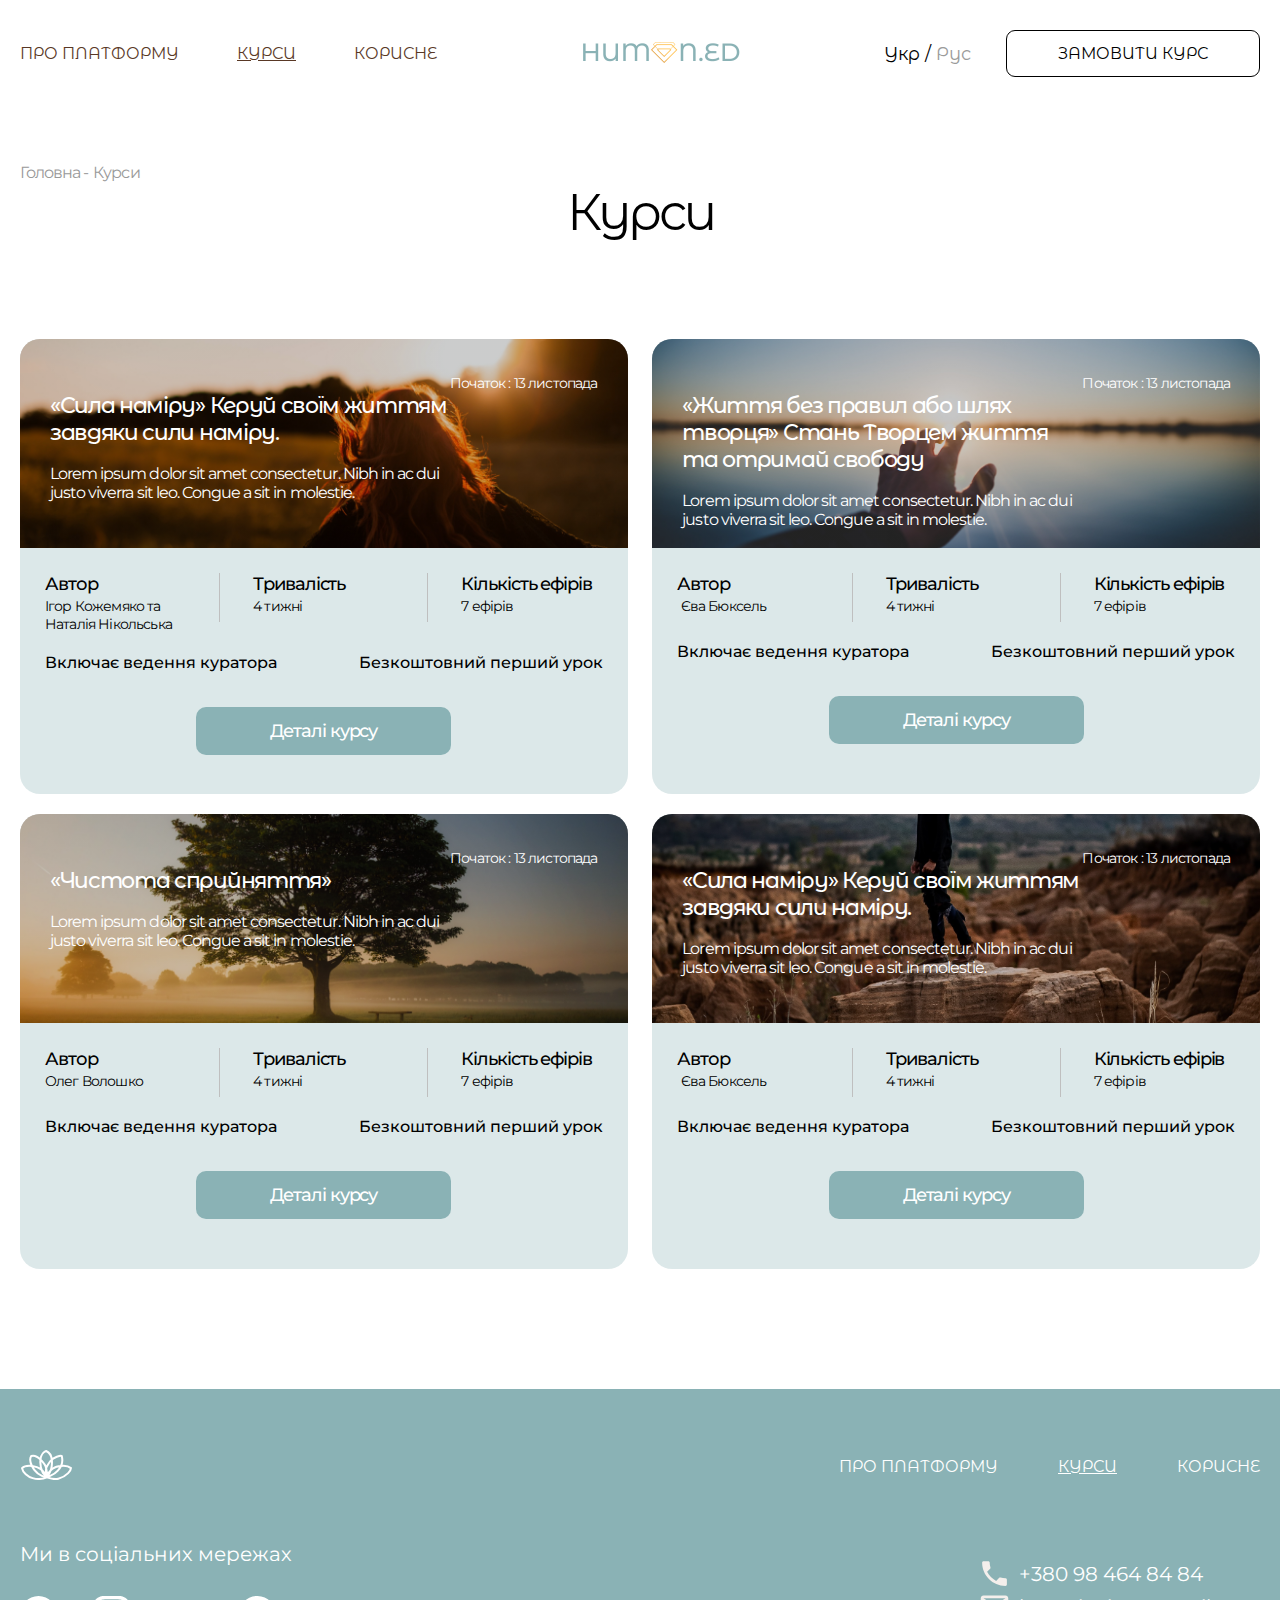
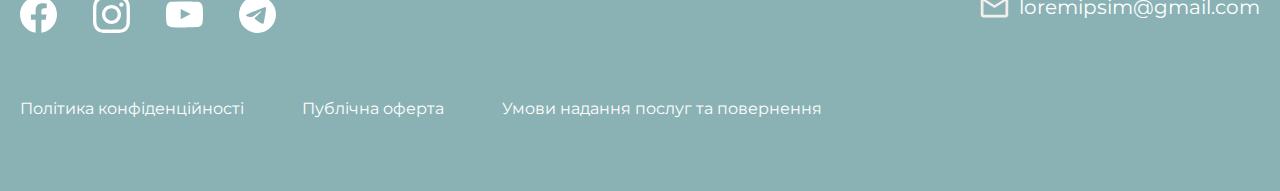
<file: courses.html>
<!DOCTYPE html>
<html lang="en">
  <head>
    <meta charset="UTF-8" />
    <meta name="viewport" content="width=device-width, initial-scale=1.0" />
    <title>Курси | Human ed</title>
    <link rel="stylesheet" href="./styles/main.css" />
  </head>
  <body>
    <div class="mobile_menu" style="display: none">
      <div class="mobile_modal_exit">
        <svg
          onclick="navToggle()"
          xmlns="http://www.w3.org/2000/svg"
          width="18"
          height="18"
          viewBox="0 0 18 18"
          fill="none"
        >
          <path
            fill-rule="evenodd"
            clip-rule="evenodd"
            d="M3.17007 3.17007C3.39682 2.94331 3.76447 2.94331 3.99122 3.17007L9 8.17884L14.0088 3.17007C14.2355 2.94331 14.6032 2.94331 14.8299 3.17007C15.0567 3.39682 15.0567 3.76447 14.8299 3.99122L9.82116 9L14.8299 14.0088C15.0567 14.2355 15.0567 14.6032 14.8299 14.8299C14.6032 15.0567 14.2355 15.0567 14.0088 14.8299L9 9.82116L3.99122 14.8299C3.76447 15.0567 3.39682 15.0567 3.17007 14.8299C2.94331 14.6032 2.94331 14.2355 3.17007 14.0088L8.17884 9L3.17007 3.99122C2.94331 3.76447 2.94331 3.39682 3.17007 3.17007Z"
            fill="#030D45"
          />
        </svg>
      </div>
      <a href="/">
        <div class="nav_logo">
          <img src="./assets/logo.svg" alt="" />
        </div>
      </a>
      <div class="nav_menu mobile_menu_items">
        <a href="./platforms.html"><p>Про платформу</p></a>
        <a href="./courses.html"><p>Курси</p></a>
        <a href="./useful.html"><p>Корисне</p></a>
      </div>
      <div class="mob_socials">
        <p>Ми в соціальних мережах</p>
        <div>
          <a href="#">
            <svg
              xmlns="http://www.w3.org/2000/svg"
              width="24"
              height="24"
              viewBox="0 0 24 24"
              fill="none"
            >
              <g clip-path="url(#clip0_62_3587)">
                <path
                  d="M24 12C24 5.37258 18.6274 0 12 0C5.37258 0 0 5.37258 0 12C0 17.9895 4.3882 22.954 10.125 23.8542V15.4688H7.07812V12H10.125V9.35625C10.125 6.34875 11.9166 4.6875 14.6576 4.6875C15.9701 4.6875 17.3438 4.92188 17.3438 4.92188V7.875H15.8306C14.34 7.875 13.875 8.80008 13.875 9.75V12H17.2031L16.6711 15.4688H13.875V23.8542C19.6118 22.954 24 17.9895 24 12Z"
                  fill="#8AB2B5"
                />
              </g>
              <defs>
                <clipPath id="clip0_62_3587">
                  <rect width="24" height="24" fill="white" />
                </clipPath>
              </defs>
            </svg>
          </a>
          <a href="#"
            ><svg
              xmlns="http://www.w3.org/2000/svg"
              width="24"
              height="24"
              viewBox="0 0 24 24"
              fill="none"
            >
              <g clip-path="url(#clip0_62_3586)">
                <path
                  d="M12 2.16094C15.2063 2.16094 15.5859 2.175 16.8469 2.23125C18.0188 2.28281 18.6516 2.47969 19.0734 2.64375C19.6313 2.85938 20.0344 3.12188 20.4516 3.53906C20.8734 3.96094 21.1313 4.35938 21.3469 4.91719C21.5109 5.33906 21.7078 5.97656 21.7594 7.14375C21.8156 8.40937 21.8297 8.78906 21.8297 11.9906C21.8297 15.1969 21.8156 15.5766 21.7594 16.8375C21.7078 18.0094 21.5109 18.6422 21.3469 19.0641C21.1313 19.6219 20.8687 20.025 20.4516 20.4422C20.0297 20.8641 19.6313 21.1219 19.0734 21.3375C18.6516 21.5016 18.0141 21.6984 16.8469 21.75C15.5813 21.8062 15.2016 21.8203 12 21.8203C8.79375 21.8203 8.41406 21.8062 7.15313 21.75C5.98125 21.6984 5.34844 21.5016 4.92656 21.3375C4.36875 21.1219 3.96563 20.8594 3.54844 20.4422C3.12656 20.0203 2.86875 19.6219 2.65313 19.0641C2.48906 18.6422 2.29219 18.0047 2.24063 16.8375C2.18438 15.5719 2.17031 15.1922 2.17031 11.9906C2.17031 8.78438 2.18438 8.40469 2.24063 7.14375C2.29219 5.97187 2.48906 5.33906 2.65313 4.91719C2.86875 4.35938 3.13125 3.95625 3.54844 3.53906C3.97031 3.11719 4.36875 2.85938 4.92656 2.64375C5.34844 2.47969 5.98594 2.28281 7.15313 2.23125C8.41406 2.175 8.79375 2.16094 12 2.16094ZM12 0C8.74219 0 8.33438 0.0140625 7.05469 0.0703125C5.77969 0.126563 4.90313 0.332812 4.14375 0.628125C3.35156 0.9375 2.68125 1.34531 2.01563 2.01562C1.34531 2.68125 0.9375 3.35156 0.628125 4.13906C0.332812 4.90313 0.126563 5.775 0.0703125 7.05C0.0140625 8.33437 0 8.74219 0 12C0 15.2578 0.0140625 15.6656 0.0703125 16.9453C0.126563 18.2203 0.332812 19.0969 0.628125 19.8563C0.9375 20.6484 1.34531 21.3188 2.01563 21.9844C2.68125 22.65 3.35156 23.0625 4.13906 23.3672C4.90313 23.6625 5.775 23.8687 7.05 23.925C8.32969 23.9812 8.7375 23.9953 11.9953 23.9953C15.2531 23.9953 15.6609 23.9812 16.9406 23.925C18.2156 23.8687 19.0922 23.6625 19.8516 23.3672C20.6391 23.0625 21.3094 22.65 21.975 21.9844C22.6406 21.3188 23.0531 20.6484 23.3578 19.8609C23.6531 19.0969 23.8594 18.225 23.9156 16.95C23.9719 15.6703 23.9859 15.2625 23.9859 12.0047C23.9859 8.74688 23.9719 8.33906 23.9156 7.05938C23.8594 5.78438 23.6531 4.90781 23.3578 4.14844C23.0625 3.35156 22.6547 2.68125 21.9844 2.01562C21.3188 1.35 20.6484 0.9375 19.8609 0.632812C19.0969 0.3375 18.225 0.13125 16.95 0.075C15.6656 0.0140625 15.2578 0 12 0Z"
                  fill="#8AB2B5"
                />
                <path
                  d="M12 5.83594C8.59688 5.83594 5.83594 8.59688 5.83594 12C5.83594 15.4031 8.59688 18.1641 12 18.1641C15.4031 18.1641 18.1641 15.4031 18.1641 12C18.1641 8.59688 15.4031 5.83594 12 5.83594ZM12 15.9984C9.79219 15.9984 8.00156 14.2078 8.00156 12C8.00156 9.79219 9.79219 8.00156 12 8.00156C14.2078 8.00156 15.9984 9.79219 15.9984 12C15.9984 14.2078 14.2078 15.9984 12 15.9984Z"
                  fill="#8AB2B5"
                />
                <path
                  d="M19.8469 5.59238C19.8469 6.38926 19.2 7.03145 18.4078 7.03145C17.6109 7.03145 16.9688 6.38457 16.9688 5.59238C16.9688 4.79551 17.6156 4.15332 18.4078 4.15332C19.2 4.15332 19.8469 4.8002 19.8469 5.59238Z"
                  fill="#8AB2B5"
                />
              </g>
              <defs>
                <clipPath id="clip0_62_3586">
                  <rect width="24" height="24" fill="white" />
                </clipPath>
              </defs></svg
          ></a>
          <a href="#"
            ><svg
              xmlns="http://www.w3.org/2000/svg"
              width="24"
              height="24"
              viewBox="0 0 24 24"
              fill="none"
            >
              <path
                d="M23.7609 7.1998C23.7609 7.1998 23.5266 5.54512 22.8047 4.81855C21.8906 3.8623 20.8688 3.85762 20.4 3.80137C17.0438 3.55762 12.0047 3.55762 12.0047 3.55762H11.9953C11.9953 3.55762 6.95625 3.55762 3.6 3.80137C3.13125 3.85762 2.10938 3.8623 1.19531 4.81855C0.473438 5.54512 0.24375 7.1998 0.24375 7.1998C0.24375 7.1998 0 9.14512 0 11.0857V12.9045C0 14.8451 0.239062 16.7904 0.239062 16.7904C0.239062 16.7904 0.473437 18.4451 1.19062 19.1717C2.10469 20.1279 3.30469 20.0951 3.83906 20.1982C5.76094 20.3811 12 20.4373 12 20.4373C12 20.4373 17.0438 20.4279 20.4 20.1889C20.8688 20.1326 21.8906 20.1279 22.8047 19.1717C23.5266 18.4451 23.7609 16.7904 23.7609 16.7904C23.7609 16.7904 24 14.8498 24 12.9045V11.0857C24 9.14512 23.7609 7.1998 23.7609 7.1998ZM9.52031 15.1123V8.36699L16.0031 11.7514L9.52031 15.1123Z"
                fill="#8AB2B5"
              /></svg
          ></a>
          <a href="#"
            ><svg
              xmlns="http://www.w3.org/2000/svg"
              width="24"
              height="24"
              viewBox="0 0 24 24"
              fill="none"
            >
              <g clip-path="url(#clip0_62_3584)">
                <path
                  fill-rule="evenodd"
                  clip-rule="evenodd"
                  d="M24 12C24 18.6274 18.6274 24 12 24C5.37258 24 0 18.6274 0 12C0 5.37258 5.37258 0 12 0C18.6274 0 24 5.37258 24 12ZM12.43 8.85893C11.2628 9.3444 8.93014 10.3492 5.43189 11.8733C4.86383 12.0992 4.56626 12.3202 4.53917 12.5363C4.49339 12.9015 4.95071 13.0453 5.57347 13.2411C5.65818 13.2678 5.74595 13.2954 5.83594 13.3246C6.44864 13.5238 7.27283 13.7568 7.70129 13.766C8.08994 13.7744 8.52373 13.6142 9.00264 13.2853C12.2712 11.079 13.9584 9.96381 14.0643 9.93977C14.139 9.92281 14.2426 9.90148 14.3128 9.96385C14.3829 10.0262 14.376 10.1443 14.3686 10.176C14.3233 10.3691 12.5281 12.0381 11.5991 12.9018C11.3095 13.171 11.1041 13.362 11.0621 13.4056C10.968 13.5033 10.8721 13.5958 10.78 13.6846C10.2108 14.2333 9.78391 14.6448 10.8036 15.3168C11.2936 15.6397 11.6858 15.9067 12.077 16.1731C12.5042 16.4641 12.9303 16.7543 13.4816 17.1157C13.6221 17.2077 13.7562 17.3034 13.8869 17.3965C14.3841 17.751 14.8307 18.0694 15.3826 18.0186C15.7032 17.9891 16.0345 17.6876 16.2027 16.7884C16.6002 14.6631 17.3816 10.0585 17.5622 8.16097C17.578 7.99473 17.5581 7.78197 17.5422 7.68857C17.5262 7.59518 17.4928 7.46211 17.3714 7.3636C17.2276 7.24694 17.0056 7.22234 16.9064 7.22408C16.455 7.23203 15.7626 7.47282 12.43 8.85893Z"
                  fill="#8AB2B5"
                />
              </g>
              <defs>
                <clipPath id="clip0_62_3584">
                  <rect width="24" height="24" fill="white" />
                </clipPath>
              </defs></svg
          ></a>
        </div>
      </div>
      <div class="footer_contacts">
        <a href="tel:+380 98 464 84 84">
          <svg
            xmlns="http://www.w3.org/2000/svg"
            width="27"
            height="26"
            viewBox="0 0 27 26"
            fill="none"
          >
            <path
              d="M6.89246 10.6528C8.33246 13.378 10.6525 15.6025 13.4825 16.9988L15.6825 14.8803C15.9525 14.6203 16.3525 14.5336 16.7025 14.6491C17.8225 15.0054 19.0325 15.198 20.2725 15.198C20.8225 15.198 21.2725 15.6314 21.2725 16.161V19.5217C21.2725 20.0514 20.8225 20.4847 20.2725 20.4847C10.8825 20.4847 3.27246 13.1566 3.27246 4.11433C3.27246 3.5847 3.72246 3.15137 4.27246 3.15137H7.77246C8.32246 3.15137 8.77246 3.5847 8.77246 4.11433C8.77246 5.31803 8.97246 6.47359 9.34246 7.55211C9.45246 7.88915 9.37246 8.2647 9.09246 8.53433L6.89246 10.6528Z"
              fill="#8AB2B5"
            />
          </svg>
          <p>+380 98 464 84 84</p>
        </a>
        <a href="mailto:loremipsim@gmail.com">
          <img src="./assets/icons/nav-mail.png" alt="" />
          <p>loremipsim@gmail.com</p>
        </a>
      </div>
    </div>
    <nav>
      <div class="nav">
        <div class="nav_wrapper main_wrapper">
          <div class="nav_menu">
            <a href="./platforms.html"><p>Про платформу</p></a>
            <a href="./courses.html"><p>Курси</p></a>
            <a href="./useful.html"><p>Корисне</p></a>
          </div>
          <a href="/">
            <div class="nav_logo">
              <img src="./assets/logo.svg" alt="" />
            </div>
          </a>
          <div class="nav_right">
            <div class="nav_lang_toggler">
              <p>Укр / <span>Рус</span></p>
            </div>
            <button class="nav_btn">Замовити курс</button>
          </div>
        </div>
      </div>
    </nav>
    <div class="nav_menu_icon white_pages_menu_icon" onclick="navToggle()">
      <img src="./assets/icons/menu-black.svg" alt="" />
    </div>
    <div class="courses_header main_wrapper">
      <div class="pages_navigation">
        <a href="/index.html"><p>Головна -</p> </a>
        <a href="./platforms.html"> <p>Курси</p></a>
      </div>
      <h2 class="block_title">Курси</h2>
    </div>
    <div class="courses_page_cards main_wrapper">
      <div class="course_page_card">
        <div class="course_page_card_header">
          <p>Початок : 13 листопада</p>
          <h3>«Сила наміру» Керуй своїм життям завдяки сили наміру.</h3>
          <h4>
            Lorem ipsum dolor sit amet consectetur. Nibh in ac dui justo viverra
            sit leo. Congue a sit in molestie.
          </h4>
        </div>
        <div class="course_page_card_descr">
          <div class="course_page_card_descr_main">
            <div>
              <p>Автор</p>
              <span>Ігор Кожемяко та Наталія Нікольська</span>
            </div>
            <div class="desc_line"></div>
            <div>
              <p>Тривалість</p>
              <span>4 тижні</span>
            </div>
            <div class="desc_line"></div>

            <div>
              <p>Кількість ефірів</p>
              <span>7 ефірів</span>
            </div>
          </div>
          <div class="course_page_card_descr_secondary">
            <p>Включає ведення куратора</p>
            <p>Безкоштовний перший урок</p>
          </div>
          <a href="./about-course.html">
            <div class="course_page_card_btn">
              <button><p>Деталі курсу</p></button>
            </div>
          </a>
        </div>
      </div>
      <div class="course_page_card">
        <div class="course_page_card_header">
          <p>Початок : 13 листопада</p>
          <h3>
            «Життя без правил або шлях творця» Стань Творцем життя та отримай
            свободу
          </h3>
          <h4>
            Lorem ipsum dolor sit amet consectetur. Nibh in ac dui justo viverra
            sit leo. Congue a sit in molestie.
          </h4>
        </div>
        <div class="course_page_card_descr">
          <div class="course_page_card_descr_main">
            <div>
              <p>Автор</p>
              <span> Єва Бюксель</span>
            </div>
            <div class="desc_line"></div>
            <div>
              <p>Тривалість</p>
              <span>4 тижні</span>
            </div>
            <div class="desc_line"></div>

            <div>
              <p>Кількість ефірів</p>
              <span>7 ефірів</span>
            </div>
          </div>
          <div class="course_page_card_descr_secondary">
            <p>Включає ведення куратора</p>
            <p>Безкоштовний перший урок</p>
          </div>
          <a href="./about-course.html">
            <div class="course_page_card_btn">
              <button><p>Деталі курсу</p></button>
            </div>
          </a>
        </div>
      </div>
      <div class="course_page_card">
        <div class="course_page_card_header">
          <p>Початок : 13 листопада</p>
          <h3>«Чистота сприйняття» </h3>
          <h4>
            Lorem ipsum dolor sit amet consectetur. Nibh in ac dui justo viverra
            sit leo. Congue a sit in molestie.
          </h4>
        </div>
        <div class="course_page_card_descr">
          <div class="course_page_card_descr_main">
            <div>
              <p>Автор</p>
              <span>Олег Волошко</span>
            </div>
            <div class="desc_line"></div>
            <div>
              <p>Тривалість</p>
              <span>4 тижні</span>
            </div>
            <div class="desc_line"></div>

            <div>
              <p>Кількість ефірів</p>
              <span>7 ефірів</span>
            </div>
          </div>
          <div class="course_page_card_descr_secondary">
            <p>Включає ведення куратора</p>
            <p>Безкоштовний перший урок</p>
          </div>
          <a href="./about-course.html">
            <div class="course_page_card_btn">
              <button><p>Деталі курсу</p></button>
            </div>
          </a>
        </div>
      </div>
      <div class="course_page_card">
        <div class="course_page_card_header">
          <p>Початок : 13 листопада</p>
          <h3>«Сила наміру» Керуй своїм життям завдяки сили наміру.</h3>
          <h4>
            Lorem ipsum dolor sit amet consectetur. Nibh in ac dui justo viverra
            sit leo. Congue a sit in molestie.
          </h4>
        </div>
        <div class="course_page_card_descr">
          <div class="course_page_card_descr_main">
            <div>
              <p>Автор</p>
              <span> Єва Бюксель</span>
            </div>
            <div class="desc_line"></div>
            <div>
              <p>Тривалість</p>
              <span>4 тижні</span>
            </div>
            <div class="desc_line"></div>

            <div>
              <p>Кількість ефірів</p>
              <span>7 ефірів</span>
            </div>
          </div>
          <div class="course_page_card_descr_secondary">
            <p>Включає ведення куратора</p>
            <p>Безкоштовний перший урок</p>
          </div>
          <a href="./about-course.html">
            <div class="course_page_card_btn">
              <button><p>Деталі курсу</p></button>
            </div>
          </a>
        </div>
      </div>
    </div>
    <div class="top_btn" onclick="scrollToTop()">
      <img src="./assets/icons/arrow-dow-white.svg" alt="" />
      <script>
        function scrollToTop() {
          window.scrollTo({ top: 0, behavior: "smooth" });
        }
        var mybutton = document.querySelector(".top_btn");
        function toggleButton() {
          if (
            document.body.scrollTop > window.innerHeight ||
            document.documentElement.scrollTop > window.innerHeight
          ) {
            // Показываем кнопку если ширина экрана меньше 1050 пикселей
            if (window.innerWidth < 1050) {
              mybutton.style.display = "flex";
            } else {
              mybutton.style.display = "none";
            }
          } else {
            mybutton.style.display = "none";
          }
        }

        // Обработчик прокрутки
        window.onscroll = function () {
          toggleButton();
        };

        // Обработчик изменения размера окна
        window.onresize = function () {
          toggleButton();
        };

        // При загрузке страницы
        window.onload = function () {
          toggleButton();
        };
      </script>
    </div>
    <footer>
      <div class="footer_wrapper main_wrapper">
        <div class="footer_wrapper_top">
          <div class="footer_logo">
            <svg
              xmlns="http://www.w3.org/2000/svg"
              width="52"
              height="31"
              viewBox="0 0 52 31"
              fill="none"
            >
              <path
                d="M26.8551 28.3927V28.3927C29.2091 25.0824 31.1738 21.4468 31.6894 17.4178C31.963 15.2804 32.0824 12.8766 31.8261 10.5598C31.258 5.42392 27.802 2.71332 26.145 2C24.488 2.47554 21.032 4.85327 20.4638 10.5598M26.8551 28.3927C25.6716 27.2039 23.1624 24.5408 22.5943 23.3995C21.8841 21.9729 19.7537 17.693 20.4638 10.5598M26.8551 28.3927L30.6103 26.6781C33.3023 25.4491 35.8757 23.9101 37.814 21.674C39.0028 20.3025 40.2194 18.6641 41.0579 16.9796M26.8551 28.3927C25.6053 28.9634 25.8609 22.4484 26.145 19.1196M26.8551 28.3927C27.4232 26.6808 26.6184 21.4973 26.145 19.1196M26.8551 28.3927C25.6568 28.3927 23.7475 27.7315 21.8979 26.9321C18.9949 25.6774 16.3941 23.7613 14.5275 21.2083C13.6672 20.0318 12.7532 18.6091 11.9421 16.9796M26.8551 28.3927C26.8551 26.2528 28.9856 22.6862 32.5363 19.8329C35.3769 17.5503 39.4009 16.9796 41.0579 16.9796M26.8551 28.3927C29.6958 29.3438 35.7527 30.4383 38.2174 29.8193C41.0579 29.106 43.8398 28.4517 48.1594 24.1128C51 21.2595 51 19.8329 51 19.1196C49.8164 18.1685 46.1709 16.409 41.0579 16.9796M26.8551 28.3927C26.8551 26.9661 23.3043 21.9729 20.4638 19.8329C18.1915 18.121 13.8359 17.2174 11.9421 16.9796M26.8551 28.3927C24.0145 29.5816 17.6233 30.5327 12.6521 29.106C7.76626 27.7039 2.71014 23.3995 2 19.1196C2.94692 18.1685 6.26102 16.409 11.9421 16.9796M20.4638 10.5598C16.4871 6.56523 12.6523 6.51767 11.2319 6.99322C10.2851 8.41985 9.54529 12.1644 11.9421 16.9796M20.4638 10.5598C22.1208 12.2242 25.5769 16.2663 26.145 19.1196M41.0579 16.9796C42.7622 13.5557 42.2415 8.89539 41.768 6.99322C41.5313 6.75544 40.2057 6.56523 36.797 7.70653C33.3884 8.84784 31.116 11.0353 30.4058 11.9864C29.2223 13.6508 26.7131 17.4076 26.145 19.1196"
                stroke="#fff"
                stroke-width="2"
              />
            </svg>
          </div>
          <div class="footer_menu">
            <a href="./platforms.html"><p>Про платформу</p></a>
            <a href="./courses.html"><p>Курси</p></a>
            <a href="./useful.html"><p>Корисне</p></a>
          </div>
        </div>
        <div class="footer_wrapper_middle">
          <div class="footer_socials">
            <p>Ми в соціальних мережах</p>
            <div>
              <a href="#">
                <img src="./assets/icons/facebook-icon.svg" alt="" />
              </a>
              <a href="#"
                ><img src="./assets/icons/instagram-icon.svg" alt=""
              /></a>
              <a href="#"
                ><img src="./assets/icons/youtube-icon.svg" alt=""
              /></a>
              <a href="#"
                ><img src="./assets/icons/telegram-icon.svg" alt=""
              /></a>
            </div>
          </div>
          <div class="footer_contacts">
            <a href="tel:+380 98 464 84 84">
              <svg
                xmlns="http://www.w3.org/2000/svg"
                width="33"
                height="33"
                viewBox="0 0 33 33"
                fill="none"
              >
                <path
                  d="M9.1025 14.8363C11.0825 18.7275 14.2725 21.9037 18.1637 23.8975L21.1887 20.8725C21.56 20.5013 22.11 20.3775 22.5913 20.5425C24.1313 21.0512 25.795 21.3263 27.5 21.3263C28.2563 21.3263 28.875 21.945 28.875 22.7013V27.5C28.875 28.2563 28.2563 28.875 27.5 28.875C14.5887 28.875 4.125 18.4113 4.125 5.5C4.125 4.74375 4.74375 4.125 5.5 4.125H10.3125C11.0687 4.125 11.6875 4.74375 11.6875 5.5C11.6875 7.21875 11.9625 8.86875 12.4712 10.4088C12.6225 10.89 12.5125 11.4262 12.1275 11.8113L9.1025 14.8363Z"
                  fill="#F4EFEC"
                />
              </svg>
              <p>+380 98 464 84 84</p>
            </a>
            <a href="mailto:loremipsim@gmail.com">
              <svg
                xmlns="http://www.w3.org/2000/svg"
                width="33"
                height="33"
                viewBox="0 0 33 33"
                fill="none"
              >
                <path
                  d="M30.25 8.25C30.25 6.7375 29.0125 5.5 27.5 5.5H5.5C3.9875 5.5 2.75 6.7375 2.75 8.25V24.75C2.75 26.2625 3.9875 27.5 5.5 27.5H27.5C29.0125 27.5 30.25 26.2625 30.25 24.75V8.25ZM27.5 8.25L16.5 15.125L5.5 8.25H27.5ZM27.5 24.75H5.5V11L16.5 17.875L27.5 11V24.75Z"
                  fill="#F4EFEC"
                />
              </svg>
              <p>loremipsim@gmail.com</p>
            </a>
          </div>
        </div>
        <div class="footer_policy">
          <a href="#"><p>Політика конфіденційності</p></a>
          <a href="#"><p>Публічна оферта</p></a>
          <a href="#"><p>Умови надання послуг та повернення</p></a>
        </div>
      </div>
    </footer>
    <script>
      let navItems = document.querySelectorAll(".nav_menu a");
      let footer = document.querySelectorAll(".footer_menu a");
      for (let i = 0; i < navItems.length; i++) {
        if (navItems[i].href == window.location.href) {
          navItems[i].className = "active_nav_menu";
        }
      }
      for (let i = 0; i < footer.length; i++) {
        if (footer[i].href == window.location.href) {
          footer[i].className = "active_footer_menu";
        }
      }
      const navToggle = () => {
        const mobile_menu = document.querySelector(".mobile_menu");

        if (mobile_menu.style.display == "none") {
          mobile_menu.style.display = "block";
        } else {
          mobile_menu.style.display = "none";
        }
      };
      window.addEventListener("scroll", (event) => {
        let scroll = this.scrollY;
        if (scroll > 10) {
          document.querySelector(".nav").classList.add("shadow");
        } else {
          document.querySelector(".nav").classList.remove("shadow");
        }
      });
      
    </script>
  </body>
</html>
</file>
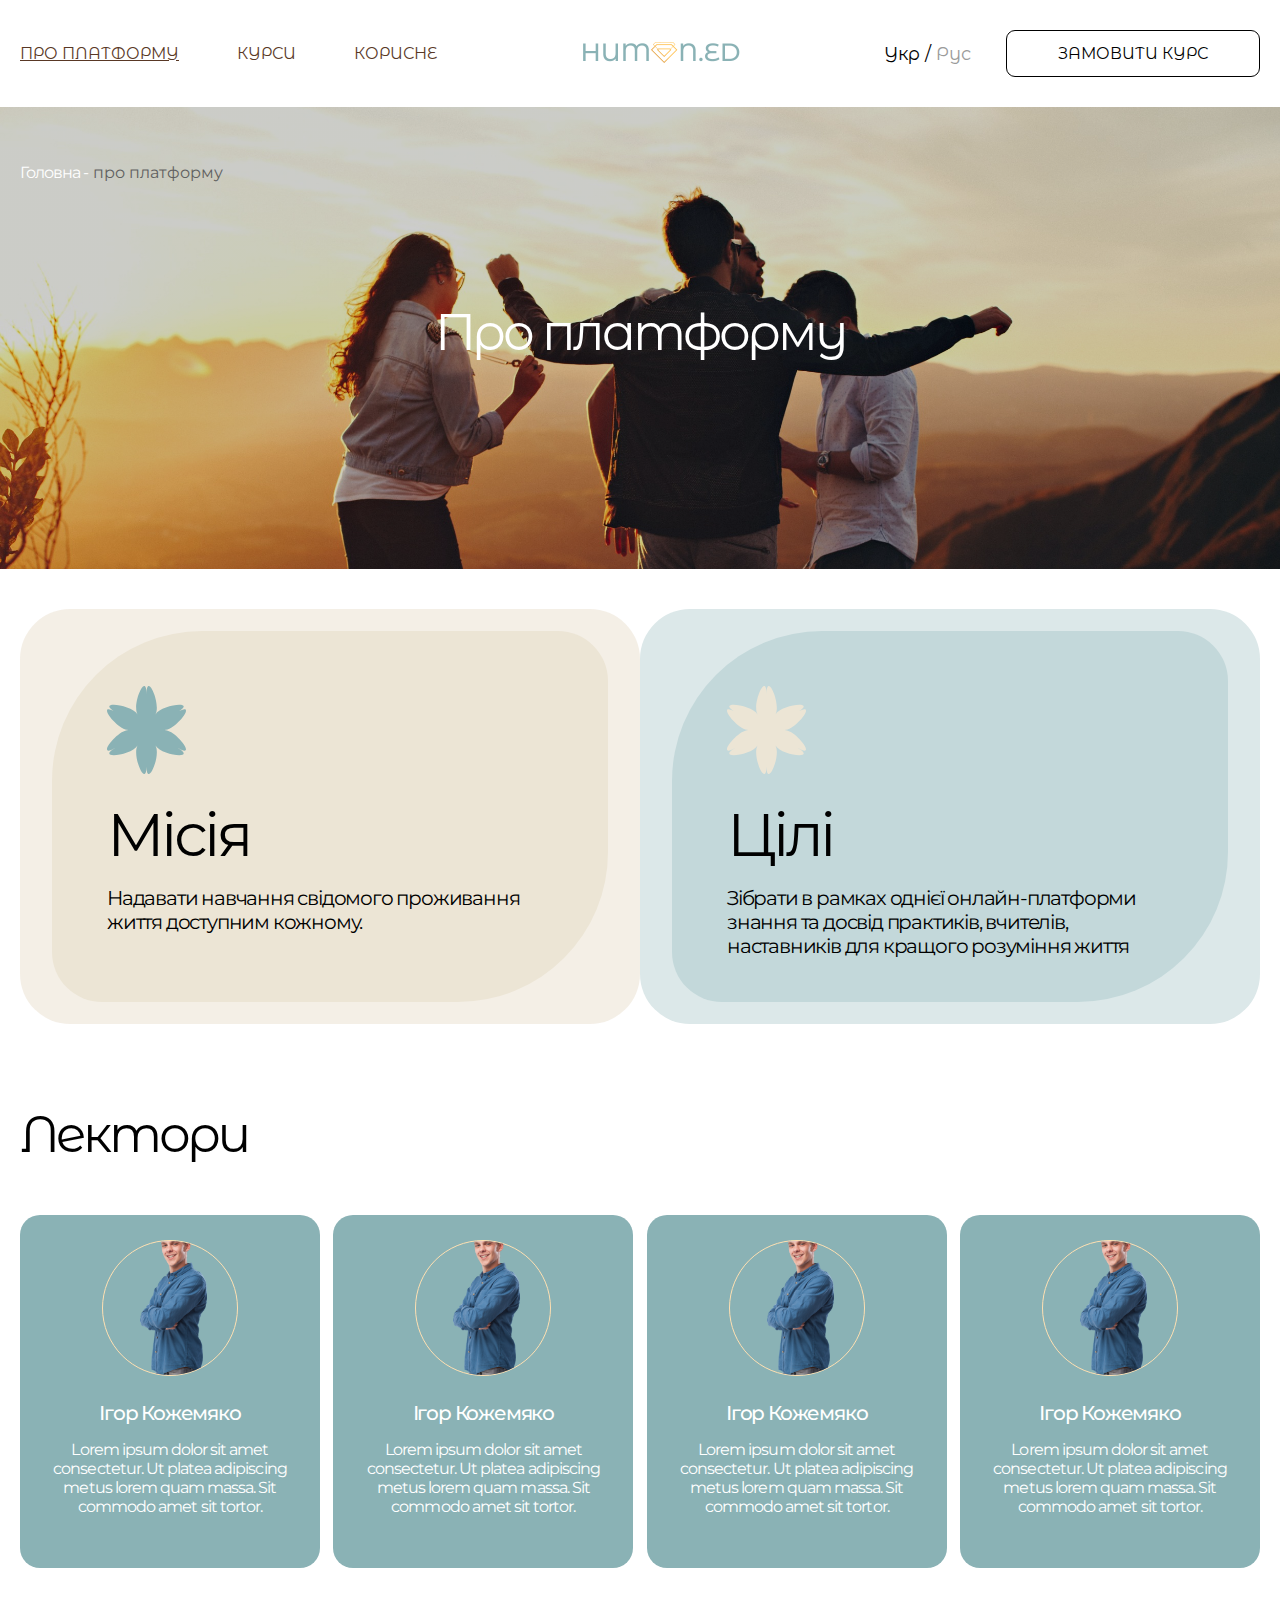
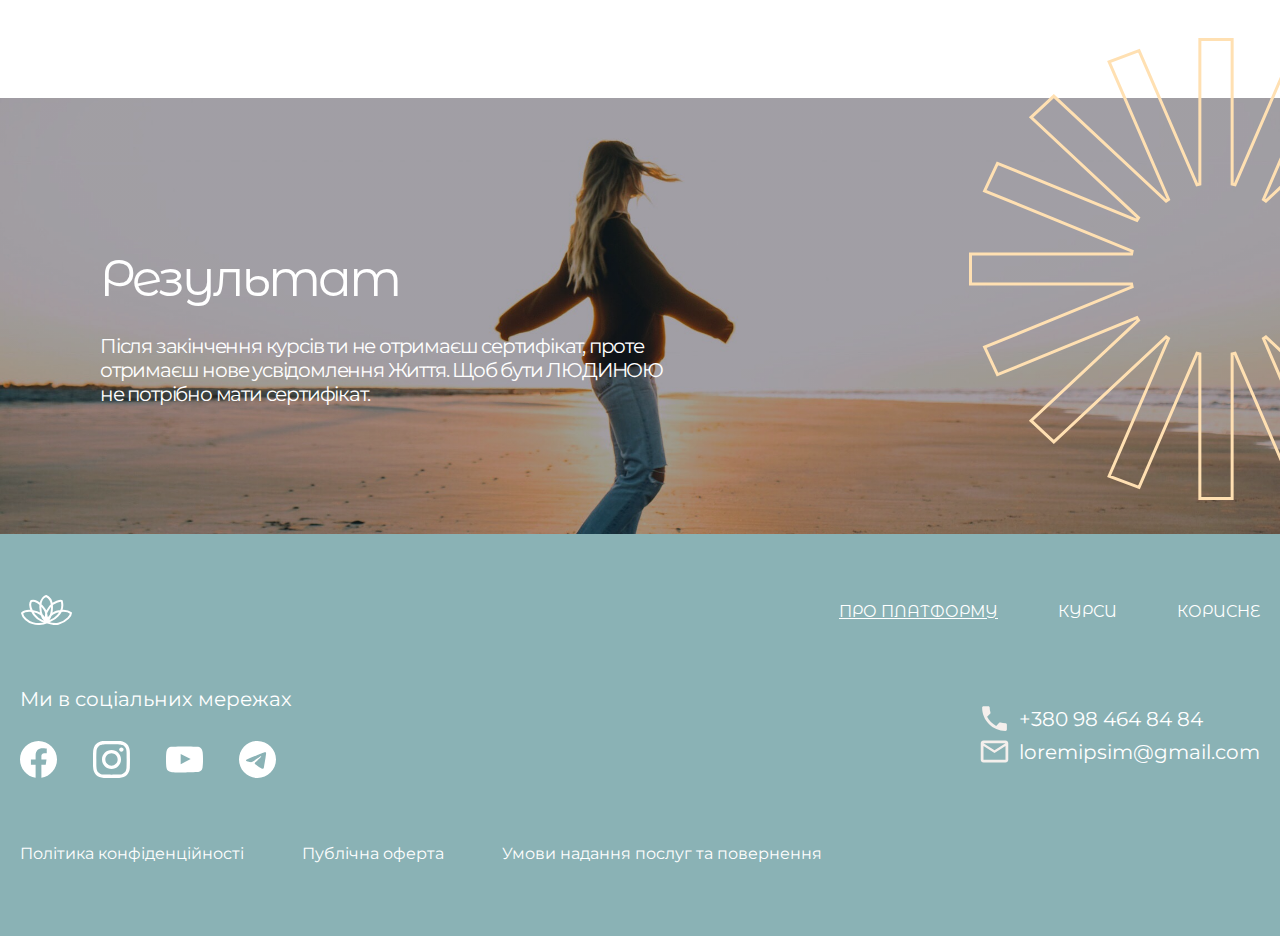
<file: platforms.html>
<!DOCTYPE html>
<html lang="en">
  <head>
    <head>
      <meta charset="UTF-8" />
      <meta name="viewport" content="width=device-width, initial-scale=1.0" />
      <title>Про платформу | Human ed</title>
      <link rel="stylesheet" href="./styles/main.css" />
    </head>
  </head>
  <body>
    <div class="mobile_menu" style="display: none">
      <div class="mobile_modal_exit">
        <svg
          onclick="navToggle()"
          xmlns="http://www.w3.org/2000/svg"
          width="18"
          height="18"
          viewBox="0 0 18 18"
          fill="none"
        >
          <path
            fill-rule="evenodd"
            clip-rule="evenodd"
            d="M3.17007 3.17007C3.39682 2.94331 3.76447 2.94331 3.99122 3.17007L9 8.17884L14.0088 3.17007C14.2355 2.94331 14.6032 2.94331 14.8299 3.17007C15.0567 3.39682 15.0567 3.76447 14.8299 3.99122L9.82116 9L14.8299 14.0088C15.0567 14.2355 15.0567 14.6032 14.8299 14.8299C14.6032 15.0567 14.2355 15.0567 14.0088 14.8299L9 9.82116L3.99122 14.8299C3.76447 15.0567 3.39682 15.0567 3.17007 14.8299C2.94331 14.6032 2.94331 14.2355 3.17007 14.0088L8.17884 9L3.17007 3.99122C2.94331 3.76447 2.94331 3.39682 3.17007 3.17007Z"
            fill="#030D45"
          />
        </svg>
      </div>
      <a href="/">
        <div class="nav_logo">
          <img src="./assets/logo.svg" alt="" />
        </div>
      </a>
      <div class="nav_menu mobile_menu_items">
        <a href="./platforms.html"><p>Про платформу</p></a>
        <a href="./courses.html"><p>Курси</p></a>
        <a href="./useful.html"><p>Корисне</p></a>
      </div>
      <div class="mob_socials">
        <p>Ми в соціальних мережах</p>
        <div>
          <a href="#">
            <svg
              xmlns="http://www.w3.org/2000/svg"
              width="24"
              height="24"
              viewBox="0 0 24 24"
              fill="none"
            >
              <g clip-path="url(#clip0_62_3587)">
                <path
                  d="M24 12C24 5.37258 18.6274 0 12 0C5.37258 0 0 5.37258 0 12C0 17.9895 4.3882 22.954 10.125 23.8542V15.4688H7.07812V12H10.125V9.35625C10.125 6.34875 11.9166 4.6875 14.6576 4.6875C15.9701 4.6875 17.3438 4.92188 17.3438 4.92188V7.875H15.8306C14.34 7.875 13.875 8.80008 13.875 9.75V12H17.2031L16.6711 15.4688H13.875V23.8542C19.6118 22.954 24 17.9895 24 12Z"
                  fill="#8AB2B5"
                />
              </g>
              <defs>
                <clipPath id="clip0_62_3587">
                  <rect width="24" height="24" fill="white" />
                </clipPath>
              </defs>
            </svg>
          </a>
          <a href="#"
            ><svg
              xmlns="http://www.w3.org/2000/svg"
              width="24"
              height="24"
              viewBox="0 0 24 24"
              fill="none"
            >
              <g clip-path="url(#clip0_62_3586)">
                <path
                  d="M12 2.16094C15.2063 2.16094 15.5859 2.175 16.8469 2.23125C18.0188 2.28281 18.6516 2.47969 19.0734 2.64375C19.6313 2.85938 20.0344 3.12188 20.4516 3.53906C20.8734 3.96094 21.1313 4.35938 21.3469 4.91719C21.5109 5.33906 21.7078 5.97656 21.7594 7.14375C21.8156 8.40937 21.8297 8.78906 21.8297 11.9906C21.8297 15.1969 21.8156 15.5766 21.7594 16.8375C21.7078 18.0094 21.5109 18.6422 21.3469 19.0641C21.1313 19.6219 20.8687 20.025 20.4516 20.4422C20.0297 20.8641 19.6313 21.1219 19.0734 21.3375C18.6516 21.5016 18.0141 21.6984 16.8469 21.75C15.5813 21.8062 15.2016 21.8203 12 21.8203C8.79375 21.8203 8.41406 21.8062 7.15313 21.75C5.98125 21.6984 5.34844 21.5016 4.92656 21.3375C4.36875 21.1219 3.96563 20.8594 3.54844 20.4422C3.12656 20.0203 2.86875 19.6219 2.65313 19.0641C2.48906 18.6422 2.29219 18.0047 2.24063 16.8375C2.18438 15.5719 2.17031 15.1922 2.17031 11.9906C2.17031 8.78438 2.18438 8.40469 2.24063 7.14375C2.29219 5.97187 2.48906 5.33906 2.65313 4.91719C2.86875 4.35938 3.13125 3.95625 3.54844 3.53906C3.97031 3.11719 4.36875 2.85938 4.92656 2.64375C5.34844 2.47969 5.98594 2.28281 7.15313 2.23125C8.41406 2.175 8.79375 2.16094 12 2.16094ZM12 0C8.74219 0 8.33438 0.0140625 7.05469 0.0703125C5.77969 0.126563 4.90313 0.332812 4.14375 0.628125C3.35156 0.9375 2.68125 1.34531 2.01563 2.01562C1.34531 2.68125 0.9375 3.35156 0.628125 4.13906C0.332812 4.90313 0.126563 5.775 0.0703125 7.05C0.0140625 8.33437 0 8.74219 0 12C0 15.2578 0.0140625 15.6656 0.0703125 16.9453C0.126563 18.2203 0.332812 19.0969 0.628125 19.8563C0.9375 20.6484 1.34531 21.3188 2.01563 21.9844C2.68125 22.65 3.35156 23.0625 4.13906 23.3672C4.90313 23.6625 5.775 23.8687 7.05 23.925C8.32969 23.9812 8.7375 23.9953 11.9953 23.9953C15.2531 23.9953 15.6609 23.9812 16.9406 23.925C18.2156 23.8687 19.0922 23.6625 19.8516 23.3672C20.6391 23.0625 21.3094 22.65 21.975 21.9844C22.6406 21.3188 23.0531 20.6484 23.3578 19.8609C23.6531 19.0969 23.8594 18.225 23.9156 16.95C23.9719 15.6703 23.9859 15.2625 23.9859 12.0047C23.9859 8.74688 23.9719 8.33906 23.9156 7.05938C23.8594 5.78438 23.6531 4.90781 23.3578 4.14844C23.0625 3.35156 22.6547 2.68125 21.9844 2.01562C21.3188 1.35 20.6484 0.9375 19.8609 0.632812C19.0969 0.3375 18.225 0.13125 16.95 0.075C15.6656 0.0140625 15.2578 0 12 0Z"
                  fill="#8AB2B5"
                />
                <path
                  d="M12 5.83594C8.59688 5.83594 5.83594 8.59688 5.83594 12C5.83594 15.4031 8.59688 18.1641 12 18.1641C15.4031 18.1641 18.1641 15.4031 18.1641 12C18.1641 8.59688 15.4031 5.83594 12 5.83594ZM12 15.9984C9.79219 15.9984 8.00156 14.2078 8.00156 12C8.00156 9.79219 9.79219 8.00156 12 8.00156C14.2078 8.00156 15.9984 9.79219 15.9984 12C15.9984 14.2078 14.2078 15.9984 12 15.9984Z"
                  fill="#8AB2B5"
                />
                <path
                  d="M19.8469 5.59238C19.8469 6.38926 19.2 7.03145 18.4078 7.03145C17.6109 7.03145 16.9688 6.38457 16.9688 5.59238C16.9688 4.79551 17.6156 4.15332 18.4078 4.15332C19.2 4.15332 19.8469 4.8002 19.8469 5.59238Z"
                  fill="#8AB2B5"
                />
              </g>
              <defs>
                <clipPath id="clip0_62_3586">
                  <rect width="24" height="24" fill="white" />
                </clipPath>
              </defs></svg
          ></a>
          <a href="#"
            ><svg
              xmlns="http://www.w3.org/2000/svg"
              width="24"
              height="24"
              viewBox="0 0 24 24"
              fill="none"
            >
              <path
                d="M23.7609 7.1998C23.7609 7.1998 23.5266 5.54512 22.8047 4.81855C21.8906 3.8623 20.8688 3.85762 20.4 3.80137C17.0438 3.55762 12.0047 3.55762 12.0047 3.55762H11.9953C11.9953 3.55762 6.95625 3.55762 3.6 3.80137C3.13125 3.85762 2.10938 3.8623 1.19531 4.81855C0.473438 5.54512 0.24375 7.1998 0.24375 7.1998C0.24375 7.1998 0 9.14512 0 11.0857V12.9045C0 14.8451 0.239062 16.7904 0.239062 16.7904C0.239062 16.7904 0.473437 18.4451 1.19062 19.1717C2.10469 20.1279 3.30469 20.0951 3.83906 20.1982C5.76094 20.3811 12 20.4373 12 20.4373C12 20.4373 17.0438 20.4279 20.4 20.1889C20.8688 20.1326 21.8906 20.1279 22.8047 19.1717C23.5266 18.4451 23.7609 16.7904 23.7609 16.7904C23.7609 16.7904 24 14.8498 24 12.9045V11.0857C24 9.14512 23.7609 7.1998 23.7609 7.1998ZM9.52031 15.1123V8.36699L16.0031 11.7514L9.52031 15.1123Z"
                fill="#8AB2B5"
              /></svg
          ></a>
          <a href="#"
            ><svg
              xmlns="http://www.w3.org/2000/svg"
              width="24"
              height="24"
              viewBox="0 0 24 24"
              fill="none"
            >
              <g clip-path="url(#clip0_62_3584)">
                <path
                  fill-rule="evenodd"
                  clip-rule="evenodd"
                  d="M24 12C24 18.6274 18.6274 24 12 24C5.37258 24 0 18.6274 0 12C0 5.37258 5.37258 0 12 0C18.6274 0 24 5.37258 24 12ZM12.43 8.85893C11.2628 9.3444 8.93014 10.3492 5.43189 11.8733C4.86383 12.0992 4.56626 12.3202 4.53917 12.5363C4.49339 12.9015 4.95071 13.0453 5.57347 13.2411C5.65818 13.2678 5.74595 13.2954 5.83594 13.3246C6.44864 13.5238 7.27283 13.7568 7.70129 13.766C8.08994 13.7744 8.52373 13.6142 9.00264 13.2853C12.2712 11.079 13.9584 9.96381 14.0643 9.93977C14.139 9.92281 14.2426 9.90148 14.3128 9.96385C14.3829 10.0262 14.376 10.1443 14.3686 10.176C14.3233 10.3691 12.5281 12.0381 11.5991 12.9018C11.3095 13.171 11.1041 13.362 11.0621 13.4056C10.968 13.5033 10.8721 13.5958 10.78 13.6846C10.2108 14.2333 9.78391 14.6448 10.8036 15.3168C11.2936 15.6397 11.6858 15.9067 12.077 16.1731C12.5042 16.4641 12.9303 16.7543 13.4816 17.1157C13.6221 17.2077 13.7562 17.3034 13.8869 17.3965C14.3841 17.751 14.8307 18.0694 15.3826 18.0186C15.7032 17.9891 16.0345 17.6876 16.2027 16.7884C16.6002 14.6631 17.3816 10.0585 17.5622 8.16097C17.578 7.99473 17.5581 7.78197 17.5422 7.68857C17.5262 7.59518 17.4928 7.46211 17.3714 7.3636C17.2276 7.24694 17.0056 7.22234 16.9064 7.22408C16.455 7.23203 15.7626 7.47282 12.43 8.85893Z"
                  fill="#8AB2B5"
                />
              </g>
              <defs>
                <clipPath id="clip0_62_3584">
                  <rect width="24" height="24" fill="white" />
                </clipPath>
              </defs></svg
          ></a>
        </div>
      </div>
      <div class="footer_contacts">
        <a href="tel:+380 98 464 84 84">
          <svg
            xmlns="http://www.w3.org/2000/svg"
            width="27"
            height="26"
            viewBox="0 0 27 26"
            fill="none"
          >
            <path
              d="M6.89246 10.6528C8.33246 13.378 10.6525 15.6025 13.4825 16.9988L15.6825 14.8803C15.9525 14.6203 16.3525 14.5336 16.7025 14.6491C17.8225 15.0054 19.0325 15.198 20.2725 15.198C20.8225 15.198 21.2725 15.6314 21.2725 16.161V19.5217C21.2725 20.0514 20.8225 20.4847 20.2725 20.4847C10.8825 20.4847 3.27246 13.1566 3.27246 4.11433C3.27246 3.5847 3.72246 3.15137 4.27246 3.15137H7.77246C8.32246 3.15137 8.77246 3.5847 8.77246 4.11433C8.77246 5.31803 8.97246 6.47359 9.34246 7.55211C9.45246 7.88915 9.37246 8.2647 9.09246 8.53433L6.89246 10.6528Z"
              fill="#8AB2B5"
            />
          </svg>
          <p>+380 98 464 84 84</p>
        </a>
        <a href="mailto:loremipsim@gmail.com">
          <img src="./assets/icons/nav-mail.png" alt="" />
          <p>loremipsim@gmail.com</p>
        </a>
      </div>
    </div>
    <nav>
      <div class="nav">
        <div class="nav_wrapper main_wrapper">
          <div class="nav_menu">
            <a href="./platforms.html"><p>Про платформу</p></a>
            <a href="./courses.html"><p>Курси</p></a>
            <a href="./useful.html"><p>Корисне</p></a>
          </div>
          <a href="/">
            <div class="nav_logo">
              <img src="./assets/logo.svg" alt="" />
            </div>
          </a>
          <div class="nav_right">
            <div class="nav_lang_toggler">
              <p>Укр / <span>Рус</span></p>
            </div>
            <button class="nav_btn">Замовити курс</button>
          </div>
        </div>
      </div>
    </nav>
    <div class="nav_menu_icon white_pages_menu_icon" onclick="navToggle()">
      <img src="./assets/icons/menu-black.svg" alt="" />
    </div>
    <div class="platform_header">
      <div class="platforms_header_wrapper main_wrapper">
        <div class="pages_navigation">
          <a href="/index.html"><p>Головна -</p> </a>
          <a href="./platforms.html"> <span> про платформу</span></a>
        </div>
        <div class="platform_title">
          <h1>Про платформу</h1>
        </div>
      </div>
    </div>
    <div class="platforms_second_block main_wrapper">
      <div class="second_block_card_p">
        <div class="second_block_card_p_wrapper">
          <svg
            xmlns="http://www.w3.org/2000/svg"
            width="79"
            height="88"
            viewBox="0 0 79 88"
            fill="none"
          >
            <path
              d="M39.5 8.31981C39.5 -15.4552 54.3927 18.2466 48.446 28.5409C54.4033 18.2466 91.1139 14.2623 70.4694 26.1524C91.1139 14.2623 69.3014 44.0008 57.3868 44.0008C69.3014 44.0008 91.1139 73.7232 70.4694 61.8489C91.1139 73.7391 54.4033 69.7549 48.446 59.4606C54.4033 69.7549 39.5 103.457 39.5 79.6817C39.5 103.457 24.602 69.7549 30.5538 59.4606C24.5967 69.7549 -12.1141 73.7391 8.53047 61.8489C-12.1141 73.7391 9.69872 44.0008 21.6181 44.0008C9.69872 44.0008 -12.1141 14.278 8.53047 26.1524C-12.1141 14.2623 24.5967 18.2466 30.5538 28.5409C24.602 18.2361 39.5 -15.4552 39.5 8.31981Z"
              fill="#8AB2B5"
            />
          </svg>
          <p>Місія</p>
          <span
            >Надавати навчання свідомого проживання життя доступним
            кожному. </span
          >
        </div>
      </div>
      <div class="second_block_card_p">
        <div class="second_block_card_p_wrapper">
          <svg
            xmlns="http://www.w3.org/2000/svg"
            width="79"
            height="88"
            viewBox="0 0 79 88"
            fill="none"
          >
            <path
              d="M39.5 8.31981C39.5 -15.4552 54.3927 18.2466 48.446 28.5409C54.4033 18.2466 91.1139 14.2623 70.4694 26.1524C91.1139 14.2623 69.3014 44.0008 57.3868 44.0008C69.3014 44.0008 91.1139 73.7232 70.4694 61.8489C91.1139 73.7391 54.4033 69.7549 48.446 59.4606C54.4033 69.7549 39.5 103.457 39.5 79.6817C39.5 103.457 24.602 69.7549 30.5538 59.4606C24.5967 69.7549 -12.1141 73.7391 8.53047 61.8489C-12.1141 73.7391 9.69872 44.0008 21.6181 44.0008C9.69872 44.0008 -12.1141 14.278 8.53047 26.1524C-12.1141 14.2623 24.5967 18.2466 30.5538 28.5409C24.602 18.2361 39.5 -15.4552 39.5 8.31981Z"
              fill="#8AB2B5"
            />
          </svg>
          <p>Цілі</p>
          <span
            >Зібрати в рамках однієї онлайн-платформи знання та досвід
            практиків, вчителів, наставників для кращого розуміння життя</span
          >
        </div>
      </div>
    </div>
    <div class="lectors_block main_wrapper">
      <h2 class="block_title">Лектори</h2>
      <div class="lectors_carts">
        <div class="lectors_carts_wrapper">
          <div class="lector_card" onclick="setLectorModal()">
            <img src="./assets/images/lector-1.png" alt="" />
            <p>Ігор Кожемяко</p>
            <span
              >Lorem ipsum dolor sit amet consectetur. Ut platea adipiscing
              metus lorem quam massa. Sit commodo amet sit tortor.</span
            >
          </div>
          <div class="lector_card" onclick="setLectorModal()">
            <img src="./assets/images/lector-1.png" alt="" />
            <p>Ігор Кожемяко</p>
            <span
              >Lorem ipsum dolor sit amet consectetur. Ut platea adipiscing
              metus lorem quam massa. Sit commodo amet sit tortor.</span
            >
          </div>
          <div class="lector_card" onclick="setLectorModal()">
            <img src="./assets/images/lector-1.png" alt="" />
            <p>Ігор Кожемяко</p>
            <span
              >Lorem ipsum dolor sit amet consectetur. Ut platea adipiscing
              metus lorem quam massa. Sit commodo amet sit tortor.</span
            >
          </div>
          <div class="lector_card" onclick="setLectorModal()">
            <img src="./assets/images/lector-1.png" alt="" />
            <p>Ігор Кожемяко</p>
            <span
              >Lorem ipsum dolor sit amet consectetur. Ut platea adipiscing
              metus lorem quam massa. Sit commodo amet sit tortor.</span
            >
          </div>
        </div>
      </div>
    </div>
    <div class="result_block_wrapper">
      <div class="result_block">
        <div class="result_block_content">

      
        <svg
          width="401"
          height="462"
          viewBox="0 0 401 462"
          fill="none"
          xmlns="http://www.w3.org/2000/svg"
        >
          <path
            d="M353.885 23.8492L294.467 161.391L296.869 163.082L409.18 58.0447L431.934 79.3254L324.477 179.822L326.069 182.306L465.522 125.325L478.377 152.843L330.879 213.111L331.447 216H492.5V246H331.449L330.882 248.889L478.377 309.157L465.522 336.676L326.069 279.695L324.477 282.179L431.934 382.675L409.18 403.954L296.869 298.918L294.467 300.608L353.885 438.152L323.979 449.451L266.02 315.291L263.143 315.886V460.5H230.857V315.886L227.98 315.291L170.021 449.451L140.114 438.152L199.534 300.608L197.132 298.918L84.82 403.954L62.0654 382.675L169.522 282.179L167.93 279.695L28.4781 336.676L15.6223 309.157L163.119 248.889L162.552 246H1.5V216H162.552L163.119 213.111L15.6222 152.843L28.4781 125.325L167.93 182.306L169.522 179.822L62.0654 79.3256L84.8201 58.0447L197.132 163.082L199.534 161.391L140.114 23.8492L170.021 12.5487L227.98 146.71L230.857 146.115V1.5H263.143V146.115L266.02 146.71L323.979 12.5487L353.885 23.8492Z"
            stroke="#FFE0B2"
            stroke-width="3"
          />
        </svg>

        <div class="result_text">
          <p>Результат</p>
          <span
            >Після закінчення курсів ти не отримаєш сертифікат, проте отримаєш
            нове усвідомлення Життя. Щоб бути ЛЮДИНОЮ не потрібно мати
            сертифікат. </span
          >
        </div>
      </div>
      </div>
    </div>
    <div class="top_btn" onclick="scrollToTop()">
      <img src="./assets/icons/arrow-dow-white.svg" alt="" />
      <script>
        function scrollToTop() {
          window.scrollTo({ top: 0, behavior: "smooth" });
        }
        var mybutton = document.querySelector(".top_btn");
        function toggleButton() {
          if (
            document.body.scrollTop > window.innerHeight ||
            document.documentElement.scrollTop > window.innerHeight
          ) {
            // Показываем кнопку если ширина экрана меньше 1050 пикселей
            if (window.innerWidth < 1050) {
              mybutton.style.display = "flex";
            } else {
              mybutton.style.display = "none";
            }
          } else {
            mybutton.style.display = "none";
          }
        }

        // Обработчик прокрутки
        window.onscroll = function () {
          toggleButton();
        };

        // Обработчик изменения размера окна
        window.onresize = function () {
          toggleButton();
        };

        // При загрузке страницы
        window.onload = function () {
          toggleButton();
        };
      </script>
    </div>
    <footer>
      <div class="footer_wrapper main_wrapper">
        <div class="footer_wrapper_top">
          <div class="footer_logo">
            <svg
              xmlns="http://www.w3.org/2000/svg"
              width="52"
              height="31"
              viewBox="0 0 52 31"
              fill="none"
            >
              <path
                d="M26.8551 28.3927V28.3927C29.2091 25.0824 31.1738 21.4468 31.6894 17.4178C31.963 15.2804 32.0824 12.8766 31.8261 10.5598C31.258 5.42392 27.802 2.71332 26.145 2C24.488 2.47554 21.032 4.85327 20.4638 10.5598M26.8551 28.3927C25.6716 27.2039 23.1624 24.5408 22.5943 23.3995C21.8841 21.9729 19.7537 17.693 20.4638 10.5598M26.8551 28.3927L30.6103 26.6781C33.3023 25.4491 35.8757 23.9101 37.814 21.674C39.0028 20.3025 40.2194 18.6641 41.0579 16.9796M26.8551 28.3927C25.6053 28.9634 25.8609 22.4484 26.145 19.1196M26.8551 28.3927C27.4232 26.6808 26.6184 21.4973 26.145 19.1196M26.8551 28.3927C25.6568 28.3927 23.7475 27.7315 21.8979 26.9321C18.9949 25.6774 16.3941 23.7613 14.5275 21.2083C13.6672 20.0318 12.7532 18.6091 11.9421 16.9796M26.8551 28.3927C26.8551 26.2528 28.9856 22.6862 32.5363 19.8329C35.3769 17.5503 39.4009 16.9796 41.0579 16.9796M26.8551 28.3927C29.6958 29.3438 35.7527 30.4383 38.2174 29.8193C41.0579 29.106 43.8398 28.4517 48.1594 24.1128C51 21.2595 51 19.8329 51 19.1196C49.8164 18.1685 46.1709 16.409 41.0579 16.9796M26.8551 28.3927C26.8551 26.9661 23.3043 21.9729 20.4638 19.8329C18.1915 18.121 13.8359 17.2174 11.9421 16.9796M26.8551 28.3927C24.0145 29.5816 17.6233 30.5327 12.6521 29.106C7.76626 27.7039 2.71014 23.3995 2 19.1196C2.94692 18.1685 6.26102 16.409 11.9421 16.9796M20.4638 10.5598C16.4871 6.56523 12.6523 6.51767 11.2319 6.99322C10.2851 8.41985 9.54529 12.1644 11.9421 16.9796M20.4638 10.5598C22.1208 12.2242 25.5769 16.2663 26.145 19.1196M41.0579 16.9796C42.7622 13.5557 42.2415 8.89539 41.768 6.99322C41.5313 6.75544 40.2057 6.56523 36.797 7.70653C33.3884 8.84784 31.116 11.0353 30.4058 11.9864C29.2223 13.6508 26.7131 17.4076 26.145 19.1196"
                stroke="#fff"
                stroke-width="2"
              />
            </svg>
          </div>
          <div class="footer_menu">
            <a href="./platforms.html"><p>Про платформу</p></a>
            <a href="./courses.html"><p>Курси</p></a>
            <a href="./useful.html"><p>Корисне</p></a>
          </div>
        </div>
        <div class="footer_wrapper_middle">
          <div class="footer_socials">
            <p>Ми в соціальних мережах</p>
            <div>
              <a href="#">
                <img src="./assets/icons/facebook-icon.svg" alt="" />
              </a>
              <a href="#"
                ><img src="./assets/icons/instagram-icon.svg" alt=""
              /></a>
              <a href="#"
                ><img src="./assets/icons/youtube-icon.svg" alt=""
              /></a>
              <a href="#"
                ><img src="./assets/icons/telegram-icon.svg" alt=""
              /></a>
            </div>
          </div>
          <div class="footer_contacts">
            <a href="tel:+380 98 464 84 84">
              <svg
                xmlns="http://www.w3.org/2000/svg"
                width="33"
                height="33"
                viewBox="0 0 33 33"
                fill="none"
              >
                <path
                  d="M9.1025 14.8363C11.0825 18.7275 14.2725 21.9037 18.1637 23.8975L21.1887 20.8725C21.56 20.5013 22.11 20.3775 22.5913 20.5425C24.1313 21.0512 25.795 21.3263 27.5 21.3263C28.2563 21.3263 28.875 21.945 28.875 22.7013V27.5C28.875 28.2563 28.2563 28.875 27.5 28.875C14.5887 28.875 4.125 18.4113 4.125 5.5C4.125 4.74375 4.74375 4.125 5.5 4.125H10.3125C11.0687 4.125 11.6875 4.74375 11.6875 5.5C11.6875 7.21875 11.9625 8.86875 12.4712 10.4088C12.6225 10.89 12.5125 11.4262 12.1275 11.8113L9.1025 14.8363Z"
                  fill="#F4EFEC"
                />
              </svg>
              <p>+380 98 464 84 84</p>
            </a>
            <a href="mailto:loremipsim@gmail.com">
              <svg
                xmlns="http://www.w3.org/2000/svg"
                width="33"
                height="33"
                viewBox="0 0 33 33"
                fill="none"
              >
                <path
                  d="M30.25 8.25C30.25 6.7375 29.0125 5.5 27.5 5.5H5.5C3.9875 5.5 2.75 6.7375 2.75 8.25V24.75C2.75 26.2625 3.9875 27.5 5.5 27.5H27.5C29.0125 27.5 30.25 26.2625 30.25 24.75V8.25ZM27.5 8.25L16.5 15.125L5.5 8.25H27.5ZM27.5 24.75H5.5V11L16.5 17.875L27.5 11V24.75Z"
                  fill="#F4EFEC"
                />
              </svg>
              <p>loremipsim@gmail.com</p>
            </a>
          </div>
        </div>
        <div class="footer_policy">
          <a href="#"><p>Політика конфіденційності</p></a>
          <a href="#"><p>Публічна оферта</p></a>
          <a href="#"><p>Умови надання послуг та повернення</p></a>
        </div>
      </div>
    </footer>
    <div class="overlay dn"></div>
    <div class="lector_modal hided_modal" onclick="setLectorModal()">
      <div class="lector_modal_wrapper">
        <div class="lecor_modal_img">
          <img src="./assets/images/lector-modal.svg" alt="" />
        </div>
        <div class="lecor_modal_description">
          <div class="modal_exit">
            <img
              onclick="setLectorModal()"
              src="./assets/icons/exit-modal.svg"
              alt=""
            />
          </div>
          <h3>Олег Волошко</h3>
          <p>
            Lorem ipsum dolor sit amet consectetur. Ut platea adipiscing metus
            lorem quam massa. Sit commodo amet sit tortor. Lorem ipsum dolor sit
            amet consectetur. Ut platea adipiscing metus lorem quam massa. Sit
            commodo amet sit tortor.
          </p>
          <p>
            Lorem ipsum dolor sit amet consectetur. Ut platea adipiscing metus
            lorem quam massa. Sit commodo amet sit tortor.Lorem ipsum dolor sit
            amet consectetur. Ut platea adipiscing metus lorem quam massa. Sit
            commodo amet sit tortor.
          </p>
        </div>
      </div>
    </div>
    <script>
      let navItems = document.querySelectorAll(".nav_menu a");
      let footer = document.querySelectorAll(".footer_menu a");
      for (let i = 0; i < navItems.length; i++) {
        if (navItems[i].href == window.location.href) {
          navItems[i].className = "active_nav_menu";
        }
      }
      for (let i = 0; i < footer.length; i++) {
        if (footer[i].href == window.location.href) {
          footer[i].className = "active_footer_menu";
        }
      }
    </script>
    <script>
      const setLectorModal = (event) => {
        const lector_modal = document.querySelector(".lector_modal");
        const overlay = document.querySelector(".overlay");
        overlay.classList.toggle("dn");
        lector_modal.classList.toggle("hided_modal");
        document
          .querySelector(".lector_modal_wrapper")
          .addEventListener("click", function (event) {
            event.stopPropagation();
          });
      };
      const navToggle = () => {
        const mobile_menu = document.querySelector(".mobile_menu");

        if (mobile_menu.style.display == "none") {
          mobile_menu.style.display = "block";
        } else {
          mobile_menu.style.display = "none";
        }
      };
      window.addEventListener("scroll", (event) => {
        let scroll = this.scrollY;
        if (scroll > 10) {
          document.querySelector(".nav").classList.add("shadow");
        } else {
          document.querySelector(".nav").classList.remove("shadow");
        }
      });
      
    </script>
  </body>
</html>
</file>
<file: styles/main.css>
@import url("https://fonts.googleapis.com/css2?family=Montserrat+Alternates:wght@300;400;500;600;700;800&display=swap");
@import url("https://fonts.googleapis.com/css2?family=Montserrat:wght@400;500;600;700;800&display=swap");
@import url(./nav-bar.css);
@import url(./main-page.css);
@import url(./footer.css);
@import url(./platforms.css);
@import url(./courses.css);
@import url(./useful.css);
@import url(./about-course.css);
@import url(./components.css);
* {
  margin: 0;
  padding: 0;
  box-sizing: border-box;
}
body {
  -webkit-font-smoothing: antialiased;
}
p {
  font-family: "Montserrat", sans-serif;
}

button {
  cursor: pointer;
  transition: all 0.4s ease;
}
button,
input {
  outline: none;
}
a {
  text-decoration: none;
}

.main_wrapper {
  width: 1240px;
  margin: 0 auto;
}

.hided,
.nav_menu_icon {
  display: none;
}
.active_nav_menu {
  text-decoration: underline;
  color: #593825;
}
.active_footer_menu {
  text-decoration: underline;
  color: #fff;
}
.shadow {
  -webkit-box-shadow: 0 14px 12px -6px #80808058;
  -moz-box-shadow: 0 14px 12px -6px #80808058;
  box-shadow: 0 14px 12px -6px #80808058;
}
.about_course_togglers_wrapper::-webkit-scrollbar,
.training_block_items_wrapper::-webkit-scrollbar,
.lectors_carts::-webkit-scrollbar {
  display: none; /* Скрывает ползунок в Chrome и Safari */
}

.about_course_togglers_wrapper,
.training_block_items_wrapper,
.lectors_carts {
  scrollbar-width: none; /* Скрывает ползунок в Firefox */
}
button:hover {
  transition: all 0.4s ease;
  opacity: 0.7;
}
.top_btn {
  position: fixed;
  right: 20px;
  bottom: 20px;
  transform: rotate(180deg);
  cursor: pointer;
  z-index: 1111;
  width: 40px;
  height: 40px;
  display: flex;
  align-items: center;
  justify-content: center;
  border-radius: 50%;
  background: #000;
  display: none;
}
.top_btn img {
  width: 20px;
}
footer {
  position: relative;
}
.hided_modal {
  transition: all 0.4s ease;
  background: transparent;
  transform: translateY(-100%);
}

.dn {
  display: none;
}
/* Для Webkit-браузеров, таких как Chrome, Safari и новых версий Edge */
input::-webkit-outer-spin-button,
input::-webkit-inner-spin-button {
  -webkit-appearance: none;
  margin: 0;
}

/* Для Firefox */
input[type="number"] {
  -moz-appearance: textfield;
}

@media only screen and (max-width: 1280px) {
  .main_wrapper {
    width: 100%;
    padding-left: 20px;
    padding-right: 20px;
  }
  .advantage_cards {
    grid-template-columns: repeat(2, 1fr);
  }
  .advantage_paths img {
    width: 100%;
  }
}

@media only screen and (max-width: 1050px) {
  .nav_menu_icon {
    display: flex;
    padding: 62px 0 0 22px;
  }
  .nav_menu_icon img {
    cursor: pointer;
  }
}
</file>
